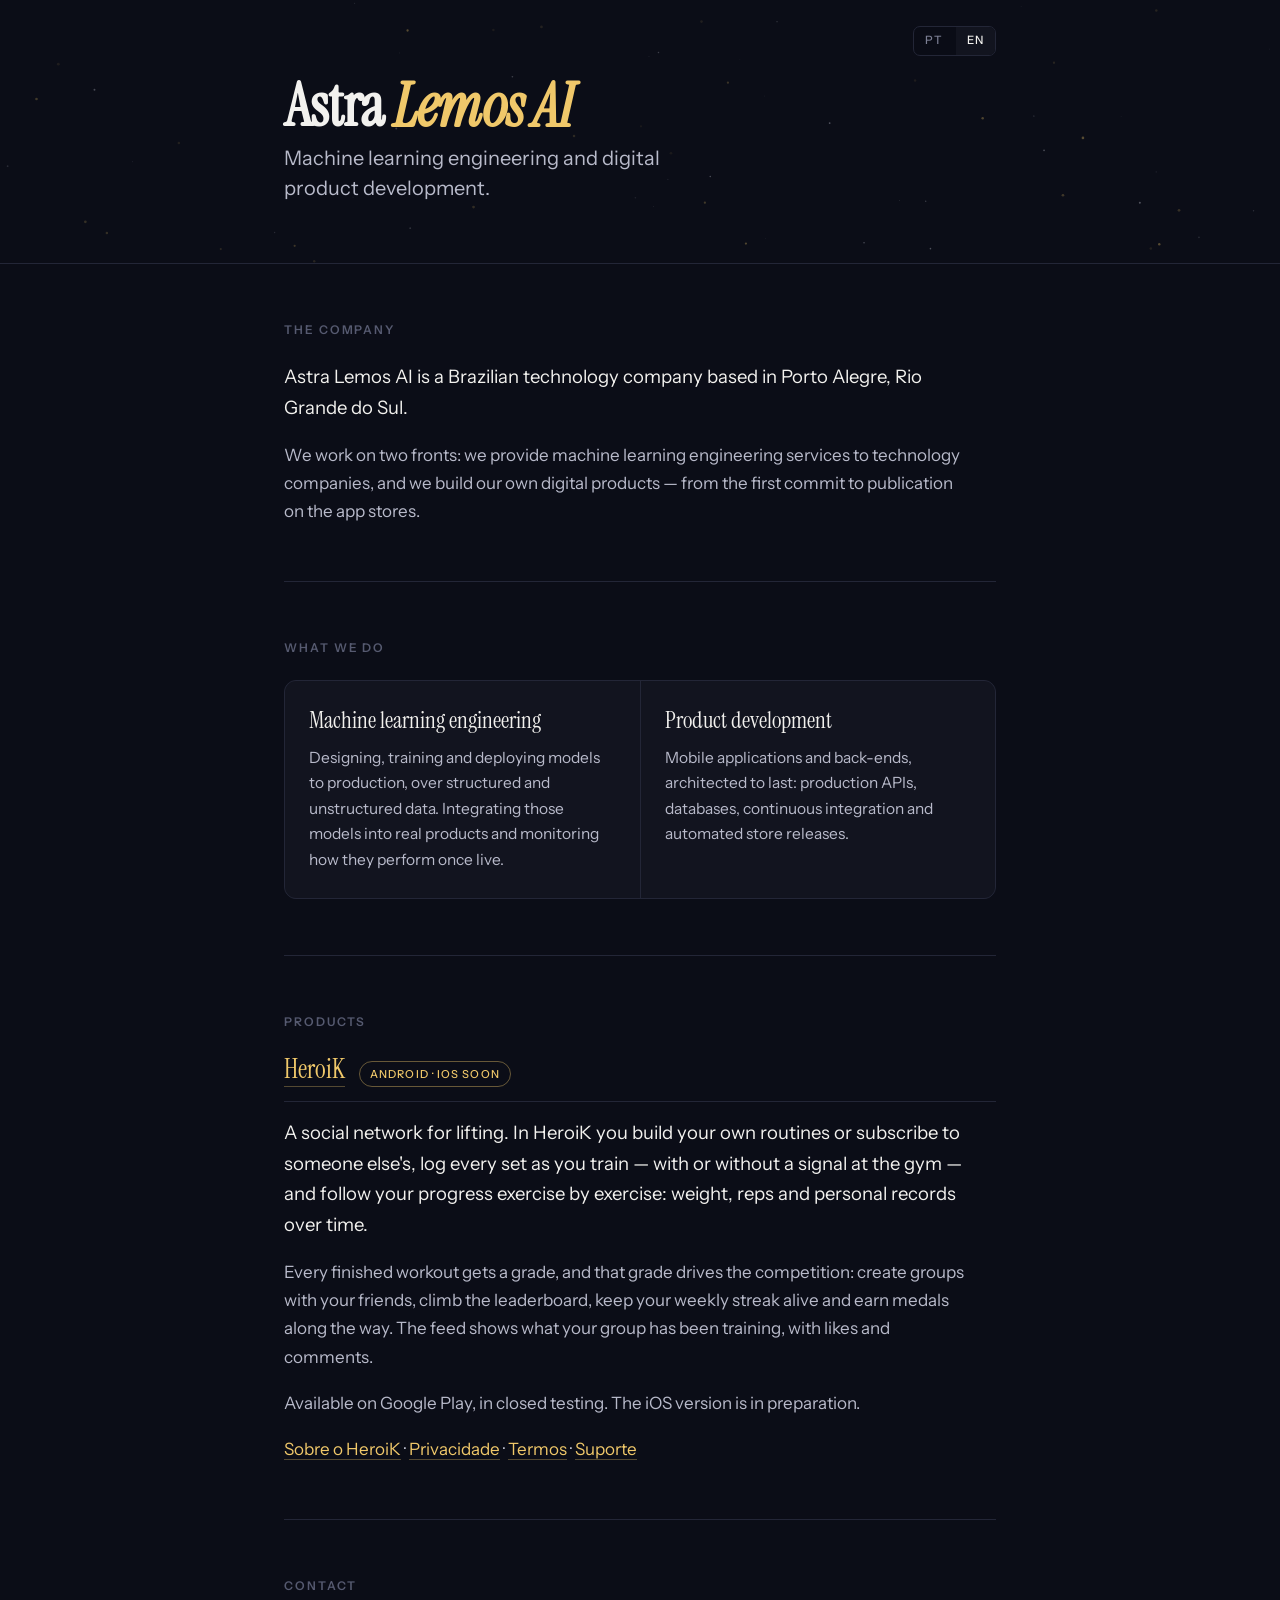
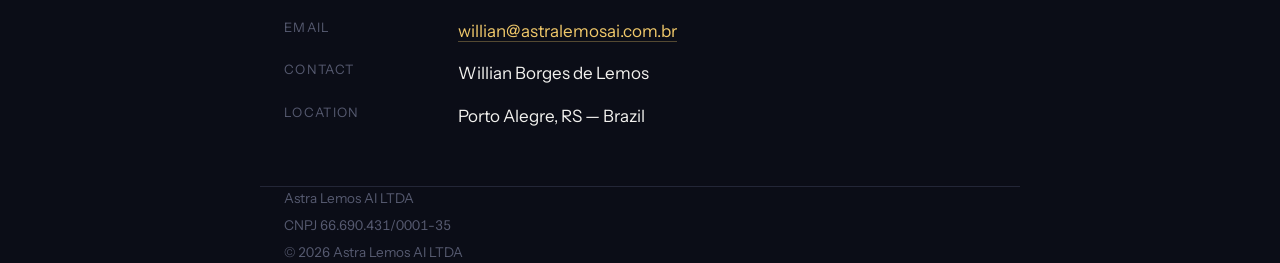
<file: index.html>
<!doctype html>
<html lang="pt-BR">
<head>
<meta charset="utf-8">
<meta name="viewport" content="width=device-width, initial-scale=1">
<title>Astra Lemos AI</title>
<meta name="description" content="Astra Lemos AI — engenharia de machine learning e desenvolvimento de produtos digitais. Porto Alegre, Brasil.">
<link rel="preconnect" href="https://fonts.googleapis.com">
<link rel="preconnect" href="https://fonts.gstatic.com" crossorigin>
<link rel="stylesheet" href="https://fonts.googleapis.com/css2?family=Instrument+Sans:wght@400;500;600&family=Instrument+Serif:ital@0;1&display=swap">
<style>
:root{
  --ground:#0B0D17;
  --panel:#12141F;
  --line:#232637;
  --ink:#F2F1EE;
  --body:#B8BACA;
  --muted:#7C7F94;
  --faint:#565A70;
  --gold:#F0C86A;
  --serif:"Instrument Serif",Georgia,"Times New Roman",serif;
  --sans:"Instrument Sans",system-ui,-apple-system,"Segoe UI",sans-serif;
}
*,*::before,*::after{box-sizing:border-box}
html{-webkit-text-size-adjust:100%;scroll-behavior:smooth}
body{
  margin:0;background:var(--ground);color:var(--body);
  font-family:var(--sans);font-size:17px;line-height:1.65;
  -webkit-font-smoothing:antialiased
}
img{max-width:100%}
[hidden]{display:none!important}
a{color:var(--gold);text-decoration:none;border-bottom:1px solid rgba(240,200,106,.32)}
a:hover{border-bottom-color:var(--gold)}
a:focus-visible{outline:2px solid var(--gold);outline-offset:3px;border-radius:2px}

.shell{max-width:760px;margin:0 auto;padding:0 24px}

/* ── header ───────────────────────────────────────────── */
.hero{position:relative;overflow:hidden;border-bottom:1px solid var(--line)}
#stars{position:absolute;inset:0;width:100%;height:100%;display:block;opacity:.55}
.hero .shell{position:relative;padding:76px 24px 60px}
.wordmark{
  font-family:var(--serif);font-size:clamp(38px,8vw,60px);line-height:1.02;
  color:var(--ink);margin:0 0 6px;letter-spacing:-.012em
}
.wordmark em{font-style:italic;color:var(--gold)}
.tagline{
  margin:0;font-size:clamp(17px,2.6vw,20px);color:var(--body);
  max-width:32ch;line-height:1.5
}
.langs{
  position:absolute;top:26px;right:24px;display:flex;gap:2px;
  border:1px solid var(--line);border-radius:7px;overflow:hidden;background:rgba(11,13,23,.6)
}
.langs button{
  font:500 11.5px/1 var(--sans);letter-spacing:.09em;text-transform:uppercase;
  color:var(--muted);background:none;border:0;padding:8px 11px;cursor:pointer
}
.langs button[aria-pressed="true"]{background:var(--panel);color:var(--ink)}
.langs button:focus-visible{outline:2px solid var(--gold);outline-offset:-2px}

/* ── sections ─────────────────────────────────────────── */
section{padding:56px 0}
section + section{border-top:1px solid var(--line)}
h2{
  font-family:var(--sans);font-weight:600;font-size:12px;letter-spacing:.16em;
  text-transform:uppercase;color:var(--faint);margin:0 0 22px
}
p{margin:0 0 18px;max-width:62ch}
p:last-child{margin-bottom:0}
.lead{font-size:18.5px;color:var(--ink);max-width:58ch}

.services{display:grid;gap:1px;background:var(--line);border:1px solid var(--line);border-radius:12px;overflow:hidden}
@media (min-width:620px){.services{grid-template-columns:1fr 1fr}}
.service{background:var(--panel);padding:26px 24px}
.service h3{
  font-family:var(--serif);font-size:23px;font-weight:400;color:var(--ink);
  margin:0 0 10px;line-height:1.2
}
.service p{font-size:15.5px;color:var(--body);margin:0}

.product{
  display:flex;flex-wrap:wrap;align-items:baseline;gap:0 14px;
  padding-bottom:14px;margin-bottom:16px;border-bottom:1px solid var(--line)
}
.product h3{font-family:var(--serif);font-size:26px;font-weight:400;color:var(--ink);margin:0;line-height:1.2}
.product .badge{
  font-size:11px;font-weight:500;letter-spacing:.1em;text-transform:uppercase;
  color:var(--gold);border:1px solid rgba(240,200,106,.4);border-radius:20px;padding:3px 10px
}

dl{margin:0;display:grid;gap:14px}
@media (min-width:620px){dl{grid-template-columns:150px 1fr;gap:14px 24px}}
dt{font-size:13px;letter-spacing:.1em;text-transform:uppercase;color:var(--faint);margin:0}
dd{margin:0;color:var(--ink)}

footer{
  border-top:1px solid var(--line);padding:30px 0 46px;
  font-size:13.5px;color:var(--faint)
}
footer p{margin:0 0 5px;max-width:none}
footer .legal{font-variant-numeric:tabular-nums}

@media (prefers-reduced-motion:reduce){
  html{scroll-behavior:auto}
  #stars{display:none}
}
</style>
</head>
<body>

<header class="hero">
  <canvas id="stars" aria-hidden="true"></canvas>
  <div class="shell">
    <div class="langs">
      <button type="button" data-lang="pt" aria-pressed="true">PT</button>
      <button type="button" data-lang="en" aria-pressed="false">EN</button>
    </div>
    <h1 class="wordmark">Astra <em>Lemos AI</em></h1>
    <p class="tagline" data-pt="Engenharia de machine learning e desenvolvimento de produtos digitais."
       data-en="Machine learning engineering and digital product development.">Engenharia de machine learning e desenvolvimento de produtos digitais.</p>
  </div>
</header>

<main class="shell">

  <section>
    <h2 data-pt="A empresa" data-en="The company">A empresa</h2>
    <p class="lead"
       data-pt="A Astra Lemos AI é uma empresa brasileira de tecnologia, sediada em Porto Alegre, Rio Grande do Sul."
       data-en="Astra Lemos AI is a Brazilian technology company based in Porto Alegre, Rio Grande do Sul.">A Astra Lemos AI é uma empresa brasileira de tecnologia, sediada em Porto Alegre, Rio Grande do Sul.</p>
    <p data-pt="Trabalhamos em duas frentes: prestamos serviços de engenharia de machine learning para empresas de tecnologia, e desenvolvemos nossos próprios produtos digitais — do primeiro commit até a publicação nas lojas de aplicativos."
       data-en="We work on two fronts: we provide machine learning engineering services to technology companies, and we build our own digital products — from the first commit to publication on the app stores.">Trabalhamos em duas frentes: prestamos serviços de engenharia de machine learning para empresas de tecnologia, e desenvolvemos nossos próprios produtos digitais — do primeiro commit até a publicação nas lojas de aplicativos.</p>
  </section>

  <section>
    <h2 data-pt="O que fazemos" data-en="What we do">O que fazemos</h2>
    <div class="services">
      <article class="service">
        <h3 data-pt="Engenharia de machine learning" data-en="Machine learning engineering">Engenharia de machine learning</h3>
        <p data-pt="Projeto, treinamento e colocação de modelos em produção, sobre dados estruturados e não estruturados. Integração dos modelos a produtos reais e monitoramento do desempenho depois que entram no ar."
           data-en="Designing, training and deploying models to production, over structured and unstructured data. Integrating those models into real products and monitoring how they perform once live.">Projeto, treinamento e colocação de modelos em produção, sobre dados estruturados e não estruturados. Integração dos modelos a produtos reais e monitoramento do desempenho depois que entram no ar.</p>
      </article>
      <article class="service">
        <h3 data-pt="Desenvolvimento de produto" data-en="Product development">Desenvolvimento de produto</h3>
        <p data-pt="Aplicativos móveis e back-ends, com arquitetura pensada para durar: APIs em produção, bancos de dados, integração contínua e publicação automatizada nas lojas."
           data-en="Mobile applications and back-ends, architected to last: production APIs, databases, continuous integration and automated store releases.">Aplicativos móveis e back-ends, com arquitetura pensada para durar: APIs em produção, bancos de dados, integração contínua e publicação automatizada nas lojas.</p>
      </article>
    </div>
  </section>

  <section>
    <h2 data-pt="Produtos" data-en="Products">Produtos</h2>
    <div class="product">
      <h3><a href="https://heroik.com.br/">HeroiK</a></h3>
      <span class="badge" data-pt="Android · iOS em breve" data-en="Android · iOS soon">Android · iOS em breve</span>
    </div>
    <p class="lead"
       data-pt="Uma rede social de treino. No HeroiK você monta as suas rotinas ou assina as de outras pessoas, registra cada série durante o treino — com ou sem internet na academia — e acompanha a sua evolução exercício por exercício: carga, repetições e recordes pessoais ao longo do tempo."
       data-en="A social network for lifting. In HeroiK you build your own routines or subscribe to someone else's, log every set as you train — with or without a signal at the gym — and follow your progress exercise by exercise: weight, reps and personal records over time.">Uma rede social de treino. No HeroiK você monta as suas rotinas ou assina as de outras pessoas, registra cada série durante o treino — com ou sem internet na academia — e acompanha a sua evolução exercício por exercício: carga, repetições e recordes pessoais ao longo do tempo.</p>
    <p data-pt="Cada treino concluído recebe uma nota, e é ela que move a competição: você cria grupos com os seus amigos, disputa o ranking, mantém a sequência semanal viva e conquista medalhas pelo caminho. O feed mostra o que o seu grupo andou treinando, com curtidas e comentários."
       data-en="Every finished workout gets a grade, and that grade drives the competition: create groups with your friends, climb the leaderboard, keep your weekly streak alive and earn medals along the way. The feed shows what your group has been training, with likes and comments.">Cada treino concluído recebe uma nota, e é ela que move a competição: você cria grupos com os seus amigos, disputa o ranking, mantém a sequência semanal viva e conquista medalhas pelo caminho. O feed mostra o que o seu grupo andou treinando, com curtidas e comentários.</p>
    <p data-pt="Disponível na Google Play, em teste fechado. A versão para iOS está em preparação."
       data-en="Available on Google Play, in closed testing. The iOS version is in preparation.">Disponível na Google Play, em teste fechado. A versão para iOS está em preparação.</p>
    <p><a href="https://heroik.com.br/">Sobre o HeroiK</a> · <a href="https://heroik.com.br/privacidade/">Privacidade</a> · <a href="https://heroik.com.br/termos/">Termos</a> · <a href="https://heroik.com.br/suporte/">Suporte</a></p>
  </section>

  <section>
    <h2 data-pt="Contato" data-en="Contact">Contato</h2>
    <dl>
      <dt data-pt="E-mail" data-en="Email">E-mail</dt>
      <dd><a href="mailto:willian@astralemosai.com.br">willian@astralemosai.com.br</a></dd>
      <dt data-pt="Responsável" data-en="Contact">Responsável</dt>
      <dd>Willian Borges de Lemos</dd>
      <dt data-pt="Localização" data-en="Location">Localização</dt>
      <dd data-pt="Porto Alegre, RS — Brasil" data-en="Porto Alegre, RS — Brazil">Porto Alegre, RS — Brasil</dd>
    </dl>
  </section>

</main>

<footer class="shell">
  <p>Astra Lemos AI LTDA</p>
  <p class="legal">CNPJ 66.690.431/0001-35</p>
  <p class="legal">© <span id="year">2026</span> Astra Lemos AI LTDA</p>
</footer>

<script>
(function () {
  /* Language toggle — swaps every element carrying data-pt / data-en. */
  var nodes = document.querySelectorAll("[data-pt][data-en]");
  var buttons = document.querySelectorAll(".langs button");

  function setLang(lang) {
    for (var i = 0; i < nodes.length; i++) {
      nodes[i].textContent = nodes[i].getAttribute("data-" + lang);
    }
    document.documentElement.lang = lang === "pt" ? "pt-BR" : "en";
    for (var j = 0; j < buttons.length; j++) {
      buttons[j].setAttribute("aria-pressed",
        buttons[j].getAttribute("data-lang") === lang ? "true" : "false");
    }
    try { localStorage.setItem("astra-lang", lang); } catch (e) { /* private mode */ }
  }

  for (var k = 0; k < buttons.length; k++) {
    buttons[k].addEventListener("click", function () {
      setLang(this.getAttribute("data-lang"));
    });
  }

  try {
    var stored = localStorage.getItem("astra-lang");
    if (stored === "en" || stored === "pt") setLang(stored);
    else if ((navigator.language || "").slice(0, 2) !== "pt") setLang("en");
  } catch (e) { /* keep the markup default, pt */ }

  document.getElementById("year").textContent = new Date().getFullYear();

  /* Starfield — "Astra". Static field, drawn once, redrawn on resize. */
  var canvas = document.getElementById("stars");
  if (canvas && !window.matchMedia("(prefers-reduced-motion: reduce)").matches) {
    var ctx = canvas.getContext("2d");
    function draw() {
      var dpr = window.devicePixelRatio || 1;
      var w = canvas.offsetWidth, h = canvas.offsetHeight;
      canvas.width = w * dpr;
      canvas.height = h * dpr;
      ctx.setTransform(dpr, 0, 0, dpr, 0, 0);
      ctx.clearRect(0, 0, w, h);
      var count = Math.round((w * h) / 5200);
      for (var i = 0; i < count; i++) {
        var x = Math.random() * w;
        var y = Math.random() * h;
        var r = Math.random() * 1.15 + 0.25;
        var a = Math.random() * 0.5 + 0.12;
        ctx.beginPath();
        ctx.arc(x, y, r, 0, Math.PI * 2);
        ctx.fillStyle = r > 1.05
          ? "rgba(240,200,106," + a + ")"
          : "rgba(226,228,240," + a + ")";
        ctx.fill();
      }
    }
    draw();
    var t;
    window.addEventListener("resize", function () {
      clearTimeout(t);
      t = setTimeout(draw, 180);
    });
  }
})();
</script>

</body>
</html>
</file>
